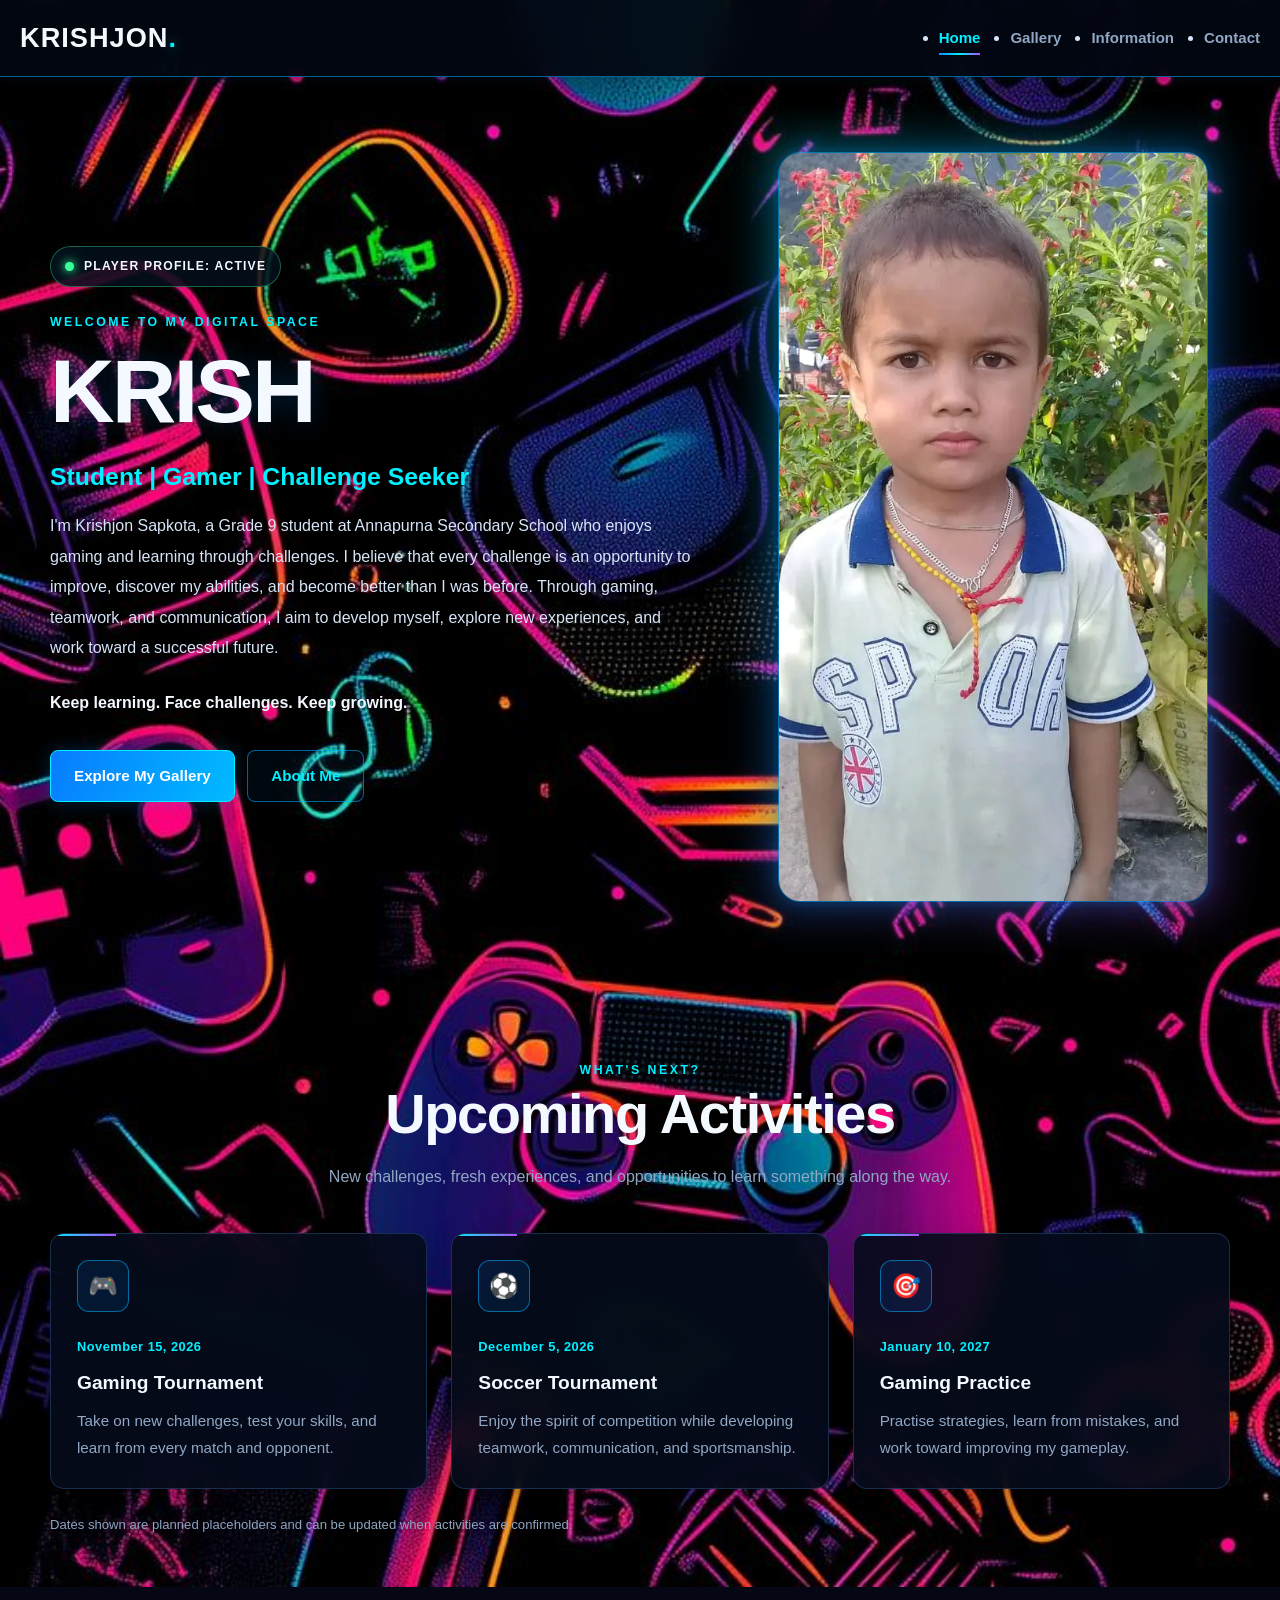
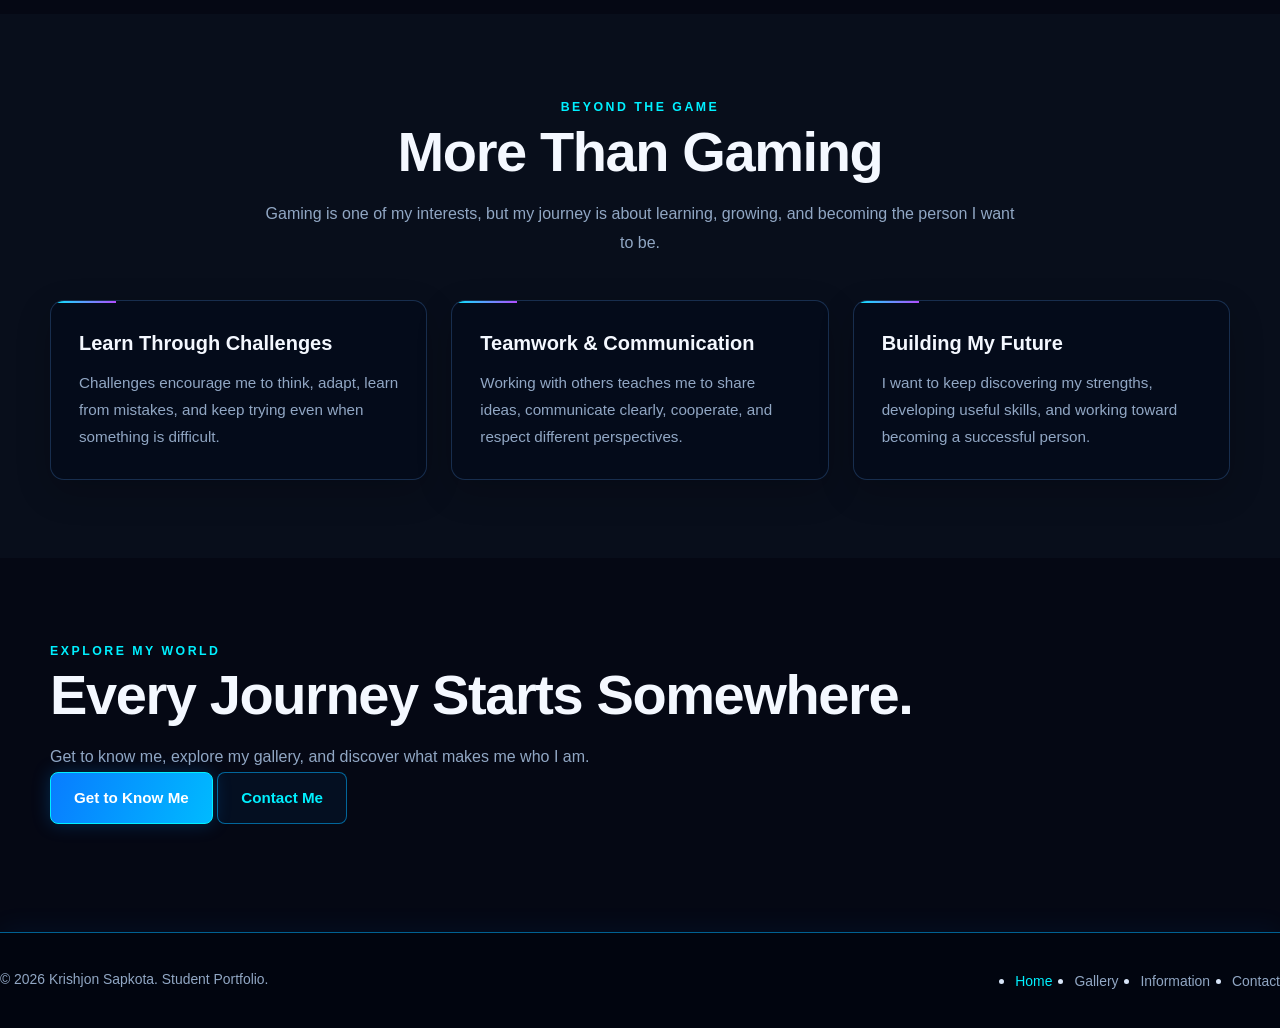
<file: index.html>
<!DOCTYPE html>
<html lang="en">

<head>
    <meta charset="UTF-8">

    <meta name="viewport" content="width=device-width, initial-scale=1.0">

    <meta name="description"
        content="Welcome to Krishjon Sapkota's personal portfolio. Discover his interests, gaming activities, education, and goals.">

    <meta name="theme-color" content="#080B12">

    <title>KRISHJON | Home</title>

    <link rel="stylesheet" href="style.css">
</head>

<body>

    <!-- Skip link for keyboard accessibility -->
    <a class="skip-link" href="#main-content">
        Skip to main content
    </a>


    <!-- ==============================
         NAVIGATION BAR
    =============================== -->

    <header class="navbar">

        <nav class="nav-container" aria-label="Main navigation">

            <!-- Website brand -->
            <a href="index.html" class="logo" aria-label="KRISHJON Home">
                KRISHJON<span class="accent">.</span>
            </a>


            <!-- Main navigation links -->
            <ul class="nav-links">

                <li>
                    <a href="index.html" class="active" aria-current="page">
                        Home
                    </a>
                </li>

                <li>
                    <a href="gallery.html">
                        Gallery
                    </a>
                </li>

                <li>
                    <a href="information.html">
                        Information
                    </a>
                </li>

                <li>
                    <a href="contact.html">
                        Contact
                    </a>
                </li>

            </ul>

        </nav>

    </header>



    <!-- ==============================
         MAIN CONTENT
    =============================== -->

    <main id="main-content">


        <!-- ==============================
             HERO / WELCOME SECTION
        =============================== -->

        <section class="hero">

            <div class="container hero-grid">


                <!-- Introduction -->
                <div class="hero-content">

                    <!-- Gaming status -->
                    <div class="player-status">

                        <span class="status-dot"
                            aria-hidden="true"></span>

                        <span>Player Profile: Active</span>

                    </div>


                    <!-- Main heading -->
                    <p class="eyebrow">
                        Welcome to my digital space
                    </p>

                    <h1 class="hero-title">
                        KRISH
                    </h1>


                    <!-- Student identity -->
                    <h2 class="hero-intro">
                        Student <span class="accent">|</span>
                        Gamer <span class="accent">|</span>
                        Challenge Seeker
                    </h2>


                    <!-- Personal introduction -->
                    <p class="hero-description">

                        I'm Krishjon Sapkota, a Grade 9 student at
                        Annapurna Secondary School who enjoys gaming
                        and learning through challenges.

                        I believe that every challenge is an
                        opportunity to improve, discover my abilities,
                        and become better than I was before.

                        Through gaming, teamwork, and communication,
                        I aim to develop myself, explore new
                        experiences, and work toward a successful future.

                    </p>


                    <!-- Personal motto -->
                    <p class="hero-description" style="margin-top: 14px;">

                        <strong class="accent">
                            Keep learning. Face challenges. Keep growing.
                        </strong>

                    </p>


                    <!-- Navigation buttons -->
                    <div class="button-group">

                        <a href="gallery.html" class="btn btn-primary">
                            Explore My Gallery
                        </a>

                        <a href="information.html"
                            class="btn btn-secondary">

                            About Me

                        </a>

                    </div>

                </div>



                <!-- Profile photograph -->
                <div class="hero-image-wrapper">

                    <!--
                        Replace profile.webp with your actual
                        photograph's filename if it is different.

                        Keep your photograph inside the images folder.
                    -->

                    <img
                        src="Images/a9618a5b59e84965aed698ec188b7beb.webp"
                        alt="Profile photograph of Krishjon Sapkota"
                        class="hero-image"
                        width="600"
                        height="750"
                        fetchpriority="high"
                    >

                </div>


            </div>

        </section>



        <!-- ==============================
             UPCOMING ACTIVITIES
        =============================== -->

        <section class="section" id="activities">

            <div class="container">


                <!-- Section heading -->
                <div class="section-header">

                    <span class="eyebrow">
                        What's Next?
                    </span>

                    <h2 class="section-title">
                        Upcoming <span class="accent">Activities</span>
                    </h2>

                    <p class="section-description">

                        New challenges, fresh experiences, and
                        opportunities to learn something along the way.

                    </p>

                </div>



                <!-- Activity cards -->
                <div class="card-grid">


                    <!-- Activity 1 -->
                    <article class="card activity-card">

                        <div class="activity-icon"
                            aria-hidden="true">

                            🎮

                        </div>

                        <span class="activity-date">
                            November 15, 2026
                        </span>

                        <h3 class="card-title">
                            Gaming Tournament
                        </h3>

                        <p class="card-description">

                            Take on new challenges, test your skills,
                            and learn from every match and opponent.

                        </p>

                    </article>



                    <!-- Activity 2 -->
                    <article class="card activity-card">

                        <div class="activity-icon"
                            aria-hidden="true">

                            ⚽

                        </div>

                        <span class="activity-date">
                            December 5, 2026
                        </span>

                        <h3 class="card-title">
                            Soccer Tournament
                        </h3>

                        <p class="card-description">

                            Enjoy the spirit of competition while
                            developing teamwork, communication,
                            and sportsmanship.

                        </p>

                    </article>



                    <!-- Activity 3 -->
                    <article class="card activity-card">

                        <div class="activity-icon"
                            aria-hidden="true">

                            🎯

                        </div>

                        <span class="activity-date">
                            January 10, 2027
                        </span>

                        <h3 class="card-title">
                            Gaming Practice
                        </h3>

                        <p class="card-description">

                            Practise strategies, learn from mistakes,
                            and work toward improving my gameplay.

                        </p>

                    </article>


                </div>


                <!-- Small clarification about the dates -->
                <p class="section-description text-center"
                    style="margin-top: 24px; font-size: 0.82rem;">

                    Dates shown are planned placeholders and can
                    be updated when activities are confirmed.

                </p>


            </div>

        </section>



        <!-- ==============================
             PERSONAL VALUES SECTION
        =============================== -->

        <section class="section"
            style="background-color: var(--bg-secondary);">

            <div class="container">


                <div class="section-header">

                    <span class="eyebrow">
                        Beyond the Game
                    </span>

                    <h2 class="section-title">
                        More Than <span class="accent">Gaming</span>
                    </h2>

                    <p class="section-description">

                        Gaming is one of my interests, but my journey
                        is about learning, growing, and becoming
                        the person I want to be.

                    </p>

                </div>



                <div class="card-grid">


                    <!-- Value 1 -->
                    <article class="card">

                        <h3 class="card-title">
                            Learn Through Challenges
                        </h3>

                        <p class="card-description">

                            Challenges encourage me to think,
                            adapt, learn from mistakes, and keep trying
                            even when something is difficult.

                        </p>

                    </article>



                    <!-- Value 2 -->
                    <article class="card">

                        <h3 class="card-title">
                            Teamwork & Communication
                        </h3>

                        <p class="card-description">

                            Working with others teaches me to share
                            ideas, communicate clearly, cooperate,
                            and respect different perspectives.

                        </p>

                    </article>



                    <!-- Value 3 -->
                    <article class="card">

                        <h3 class="card-title">
                            Building My Future
                        </h3>

                        <p class="card-description">

                            I want to keep discovering my strengths,
                            developing useful skills, and working
                            toward becoming a successful person.

                        </p>

                    </article>


                </div>

            </div>

        </section>



        <!-- ==============================
             FINAL CALL TO ACTION
        =============================== -->

        <section class="section">

            <div class="container">

                <div class="neon-panel text-center">

                    <span class="eyebrow">
                        Explore My World
                    </span>

                    <h2 class="section-title">
                        Every Journey Starts <span class="accent">Somewhere.</span>
                    </h2>

                    <p class="section-description">

                        Get to know me, explore my gallery,
                        and discover what makes me who I am.

                    </p>


                    <div class="button-group"
                        style="justify-content: center;">

                        <a href="information.html"
                            class="btn btn-primary">

                            Get to Know Me

                        </a>

                        <a href="contact.html"
                            class="btn btn-secondary">

                            Contact Me

                        </a>

                    </div>

                </div>

            </div>

        </section>


    </main>



    <!-- ==============================
         FOOTER
    =============================== -->

    <footer class="footer">

        <div class="footer-container">


            <!-- Copyright and ownership -->
            <p class="footer-copy">

                &copy; 2026 Krishjon Sapkota.
                Student Portfolio.

            </p>



            <!-- Footer navigation -->
            <nav aria-label="Footer navigation">

                <ul class="footer-links">

                    <li>
                        <a href="index.html" aria-current="page">
                            Home
                        </a>
                    </li>

                    <li>
                        <a href="gallery.html">
                            Gallery
                        </a>
                    </li>

                    <li>
                        <a href="information.html">
                            Information
                        </a>
                    </li>

                    <li>
                        <a href="contact.html">
                            Contact
                        </a>
                    </li>

                </ul>

            </nav>


        </div>

    </footer>


</body>

  </html>
</file>
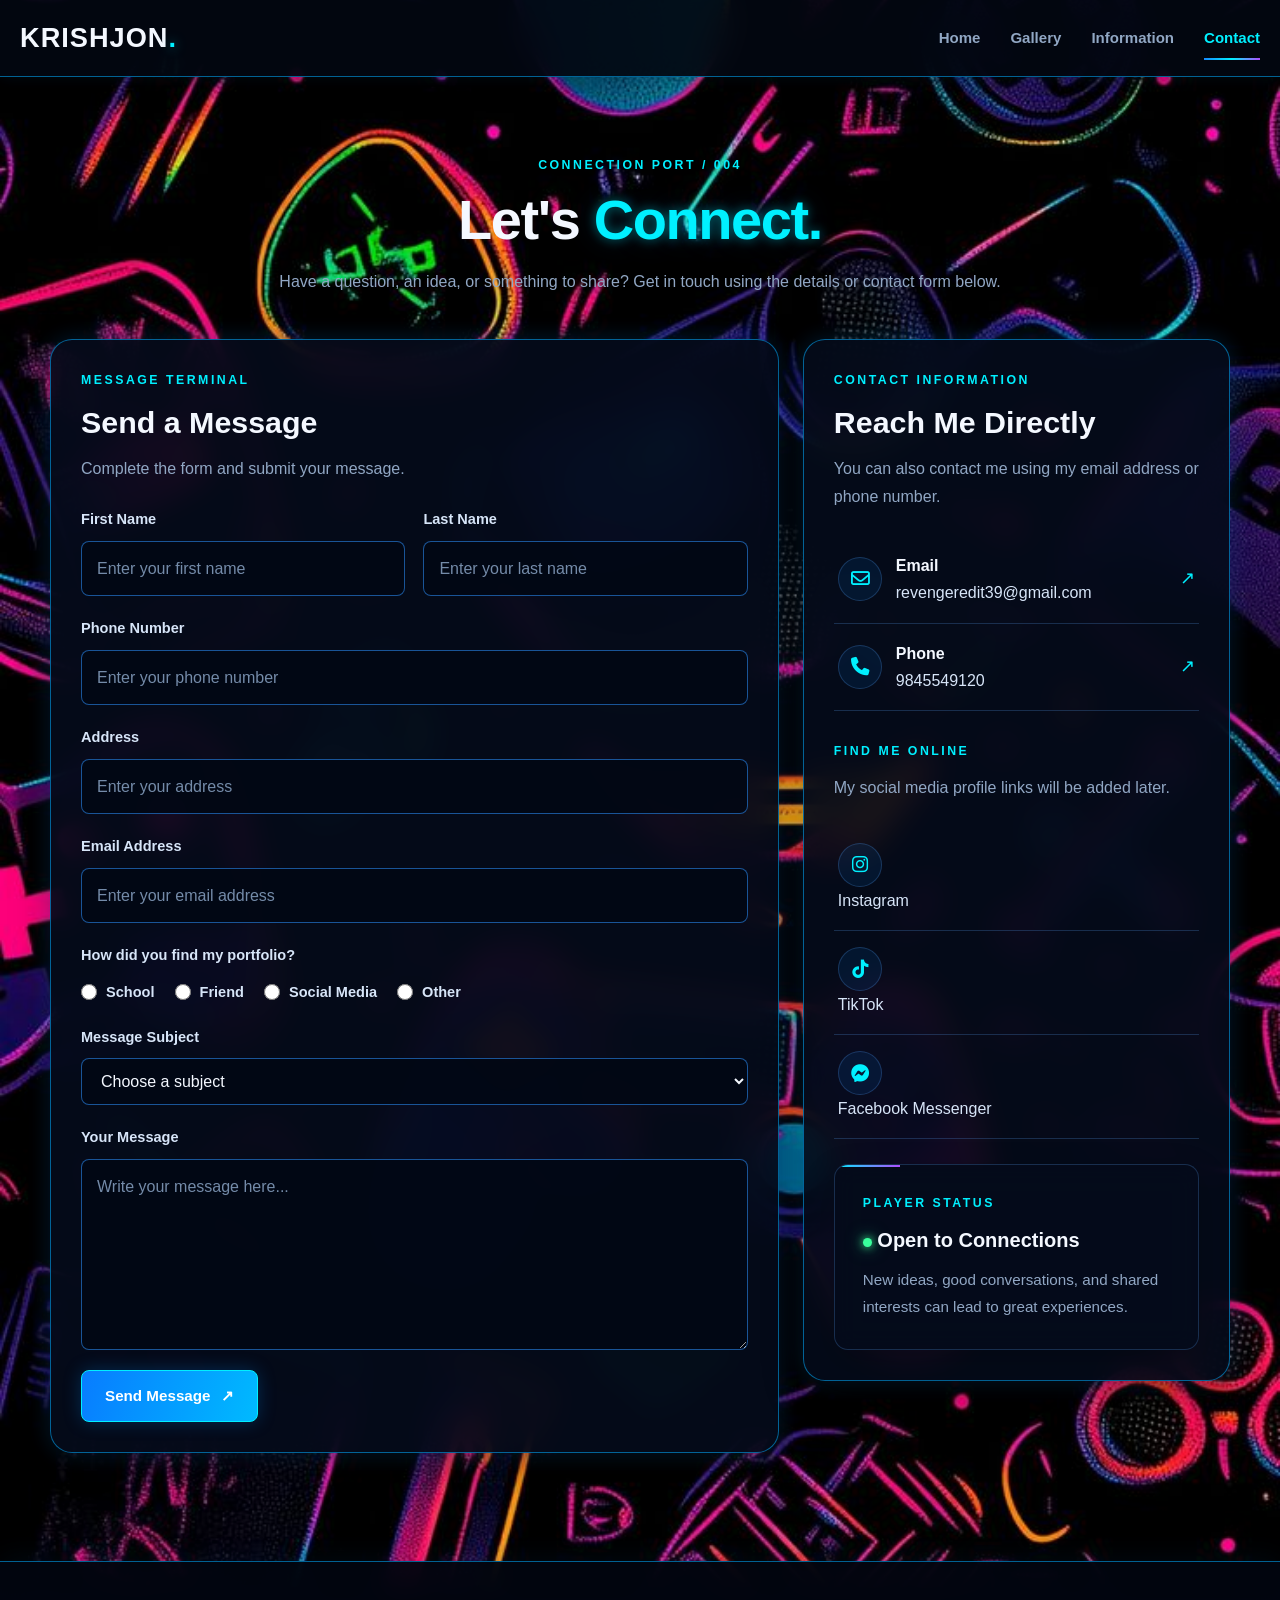
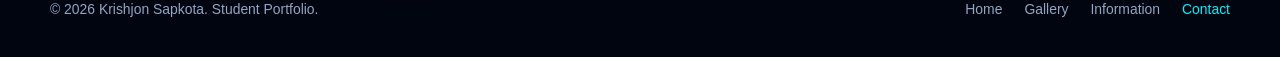
<file: contact.html>
<!DOCTYPE html><html lang="en">
<head>
    <meta charset="UTF-8">
    <meta name="viewport" content="width=device-width, initial-scale=1.0"><meta name="description" content="Contact Krishjon Sapkota through email, phone, social media, or the contact form.">
<meta name="theme-color" content="#080b12">

<title>KRISHJON | Contact</title>

<link rel="stylesheet" href="style.css">
    
<!-- Font Awesome brand icons -->
<link
    rel="stylesheet"
    href="https://cdnjs.cloudflare.com/ajax/libs/font-awesome/6.7.2/css/all.min.css"
>

</head><body><a class="skip-link" href="#main-content">Skip to content</a>

<!-- Navigation -->
<header class="navbar">
    <div class="nav-container">

        <a href="index.html" class="logo" aria-label="KRISHJON home">
            KRISHJON<span>.</span>
        </a>

        <nav class="nav-links" aria-label="Main navigation">
            <a href="index.html">Home</a>
            <a href="gallery.html">Gallery</a>
            <a href="information.html">Information</a>
            <a href="contact.html" class="active" aria-current="page">Contact</a>
        </nav>

    </div>
</header>


<!-- Main content -->
<main id="main-content">

    <section class="section">
        <div class="container">

            <!-- Page introduction -->
            <div class="section-header">
                <p class="eyebrow">CONNECTION PORT / 004</p>

                <h1 class="section-title">
                    Let's <span class="text-accent">Connect.</span>
                </h1>

                <p class="section-description">
                    Have a question, an idea, or something to share?
                    Get in touch using the details or contact form below.
                </p>
            </div>


            <div class="contact-layout">

                <!-- Contact form -->
                <section class="contact-panel">

                    <p class="eyebrow">MESSAGE TERMINAL</p>

                    <h2>Send a Message</h2>

                    <p class="section-description">
                        Complete the form and submit your message.
                    </p>

                    <form
                        class="contact-form"
                        action="https://formsubmit.co/revengeredit39@gmail.com"
                        method="POST"
                    >

                        <!-- Form settings -->
                        <input
                            type="hidden"
                            name="_subject"
                            value="New Message from KRISHJON Portfolio"
                        >

                        <input
                            type="hidden"
                            name="_template"
                            value="table"
                        >

                        <!-- Spam protection honeypot -->
                        <input
                            type="text"
                            name="_honey"
                            tabindex="-1"
                            autocomplete="off"
                            style="display:none"
                        >


                        <!-- First and last name -->
                        <div class="form-row">

                            <div class="form-group">
                                <label for="first-name">First Name</label>

                                <input
                                    type="text"
                                    id="first-name"
                                    name="First Name"
                                    placeholder="Enter your first name"
                                    autocomplete="given-name"
                                    required
                                >
                            </div>

                            <div class="form-group">
                                <label for="last-name">Last Name</label>

                                <input
                                    type="text"
                                    id="last-name"
                                    name="Last Name"
                                    placeholder="Enter your last name"
                                    autocomplete="family-name"
                                    required
                                >
                            </div>

                        </div>


                        <!-- Phone number -->
                        <div class="form-group">
                            <label for="phone">Phone Number</label>

                            <input
                                type="tel"
                                id="phone"
                                name="Phone Number"
                                placeholder="Enter your phone number"
                                autocomplete="tel"
                                required
                            >
                        </div>


                        <!-- Address -->
                        <div class="form-group">
                            <label for="address">Address</label>

                            <input
                                type="text"
                                id="address"
                                name="Address"
                                placeholder="Enter your address"
                                autocomplete="street-address"
                                required
                            >
                        </div>


                        <!-- Email -->
                        <div class="form-group">
                            <label for="email">Email Address</label>

                            <input
                                type="email"
                                id="email"
                                name="email"
                                placeholder="Enter your email address"
                                autocomplete="email"
                                required
                            >
                        </div>


                        <!-- Radio buttons -->
                        <fieldset class="form-group">

                            <legend>How did you find my portfolio?</legend>

                            <div class="radio-group">

                                <label class="radio-option">
                                    <input
                                        type="radio"
                                        name="Found Portfolio Through"
                                        value="School"
                                        required
                                    >
                                    School
                                </label>

                                <label class="radio-option">
                                    <input
                                        type="radio"
                                        name="Found Portfolio Through"
                                        value="Friend"
                                    >
                                    Friend
                                </label>

                                <label class="radio-option">
                                    <input
                                        type="radio"
                                        name="Found Portfolio Through"
                                        value="Social Media"
                                    >
                                    Social Media
                                </label>

                                <label class="radio-option">
                                    <input
                                        type="radio"
                                        name="Found Portfolio Through"
                                        value="Other"
                                    >
                                    Other
                                </label>

                            </div>

                        </fieldset>


                        <!-- Dropdown -->
                        <div class="form-group">

                            <label for="subject">Message Subject</label>

                            <select
                                id="subject"
                                name="Message Subject"
                                required
                            >
                                <option value="" disabled selected>
                                    Choose a subject
                                </option>

                                <option value="General Question">
                                    General Question
                                </option>

                                <option value="Gaming">
                                    Gaming
                                </option>

                                <option value="School">
                                    School
                                </option>

                                <option value="Ideas and Collaboration">
                                    Ideas and Collaboration
                                </option>

                                <option value="Other">
                                    Other
                                </option>
                            </select>

                        </div>


                        <!-- Message -->
                        <div class="form-group">

                            <label for="message">Your Message</label>

                            <textarea
                                id="message"
                                name="Message"
                                rows="6"
                                placeholder="Write your message here..."
                                required
                            ></textarea>

                        </div>


                        <!-- Submit button -->
                        <button type="submit" class="btn btn-primary">
                            Send Message
                            <span aria-hidden="true">↗</span>
                        </button>

                    </form>

                </section>


                <!-- Contact information and social media -->
                <aside class="contact-panel social-panel">

                    <p class="eyebrow">CONTACT INFORMATION</p>

                    <h2>Reach Me Directly</h2>

                    <p class="section-description">
                        You can also contact me using my email address
                        or phone number.
                    </p>


                    <!-- Email -->
                    <div class="social-links">

                        <a
                            class="social-link"
                            href="mailto:revengeredit39@gmail.com"
                        >
                            <span class="social-icon" aria-hidden="true">
                                <i class="fa-regular fa-envelope"></i>
                            </span>

                            <span>
                                <strong>Email</strong><br>
                                revengeredit39@gmail.com
                            </span>

                            <span class="social-arrow" aria-hidden="true">↗</span>
                        </a>


                        <!-- Phone -->
                        <a
                            class="social-link"
                            href="tel:9845549120"
                        >
                            <span class="social-icon" aria-hidden="true">
                                <i class="fa-solid fa-phone"></i>
                            </span>

                            <span>
                                <strong>Phone</strong><br>
                                9845549120
                            </span>

                            <span class="social-arrow" aria-hidden="true">↗</span>
                        </a>

                    </div>


                    <!-- Social media -->
                    <p class="eyebrow social-heading">FIND ME ONLINE</p>

                    <p class="section-description">
                        My social media profile links will be added later.
                    </p>

                    <div class="social-links">

                        <!-- Instagram: add your URL to href later -->
                        <a href="https://www.instagram.com/ig_krissh7?cplk=ZnBqdGhoaW9yZnRj"
   target="_blank"
   rel="noopener noreferrer">
    
                        
                        <div class="social-link">
                            <span class="social-icon" aria-hidden="true">
                                <i class="fa-brands fa-instagram"></i>
                            </span>

                            <span>Instagram</span>
                        </a>
                        </div>


                        <!-- TikTok: add your URL to href later -->
                    <a href="https://www.tiktok.com/@freestyle.krish?_r=1&_t=ZS-9AuKprwkOE0"
   target="_blank"
   rel="noopener noreferrer">
    
                    
                        <div class="social-link">
                            <span class="social-icon" aria-hidden="true">
                                <i class="fa-brands fa-tiktok"></i>
                            </span>

                            <span>TikTok</span>
                            </a>
                        </div>


                        <!-- Facebook Messenger: add your URL to href later -->
            <a href="https://m.me/sycho.sycho.551551"
   target="_blank"
   rel="noopener noreferrer">
    
            
                        <div class="social-link">
                            <span class="social-icon" aria-hidden="true">
                                <i class="fa-brands fa-facebook-messenger"></i>
                            </span>

                            <span>Facebook Messenger</span>
                            </a>
                        </div>

                    </div>


                    <!-- Status card -->
                    <div class="card">
                        <p class="eyebrow">PLAYER STATUS</p>

                        <h3>
                            <span class="status-dot" aria-hidden="true"></span>
                            Open to Connections
                        </h3>

                        <p>
                            New ideas, good conversations, and shared
                            interests can lead to great experiences.
                        </p>
                    </div>

                </aside>

            </div>

        </div>
    </section>

</main>


<!-- Footer -->
<footer class="footer">
    <div class="container footer-container">

        <p class="footer-copy">
            © 2026 Krishjon Sapkota. Student Portfolio.
        </p>

        <nav class="footer-links" aria-label="Footer navigation">
            <a href="index.html">Home</a>
            <a href="gallery.html">Gallery</a>
            <a href="information.html">Information</a>
            <a href="contact.html" aria-current="page">Contact</a>
        </nav>

    </div>
</footer>

</body>
  </html>
</file>
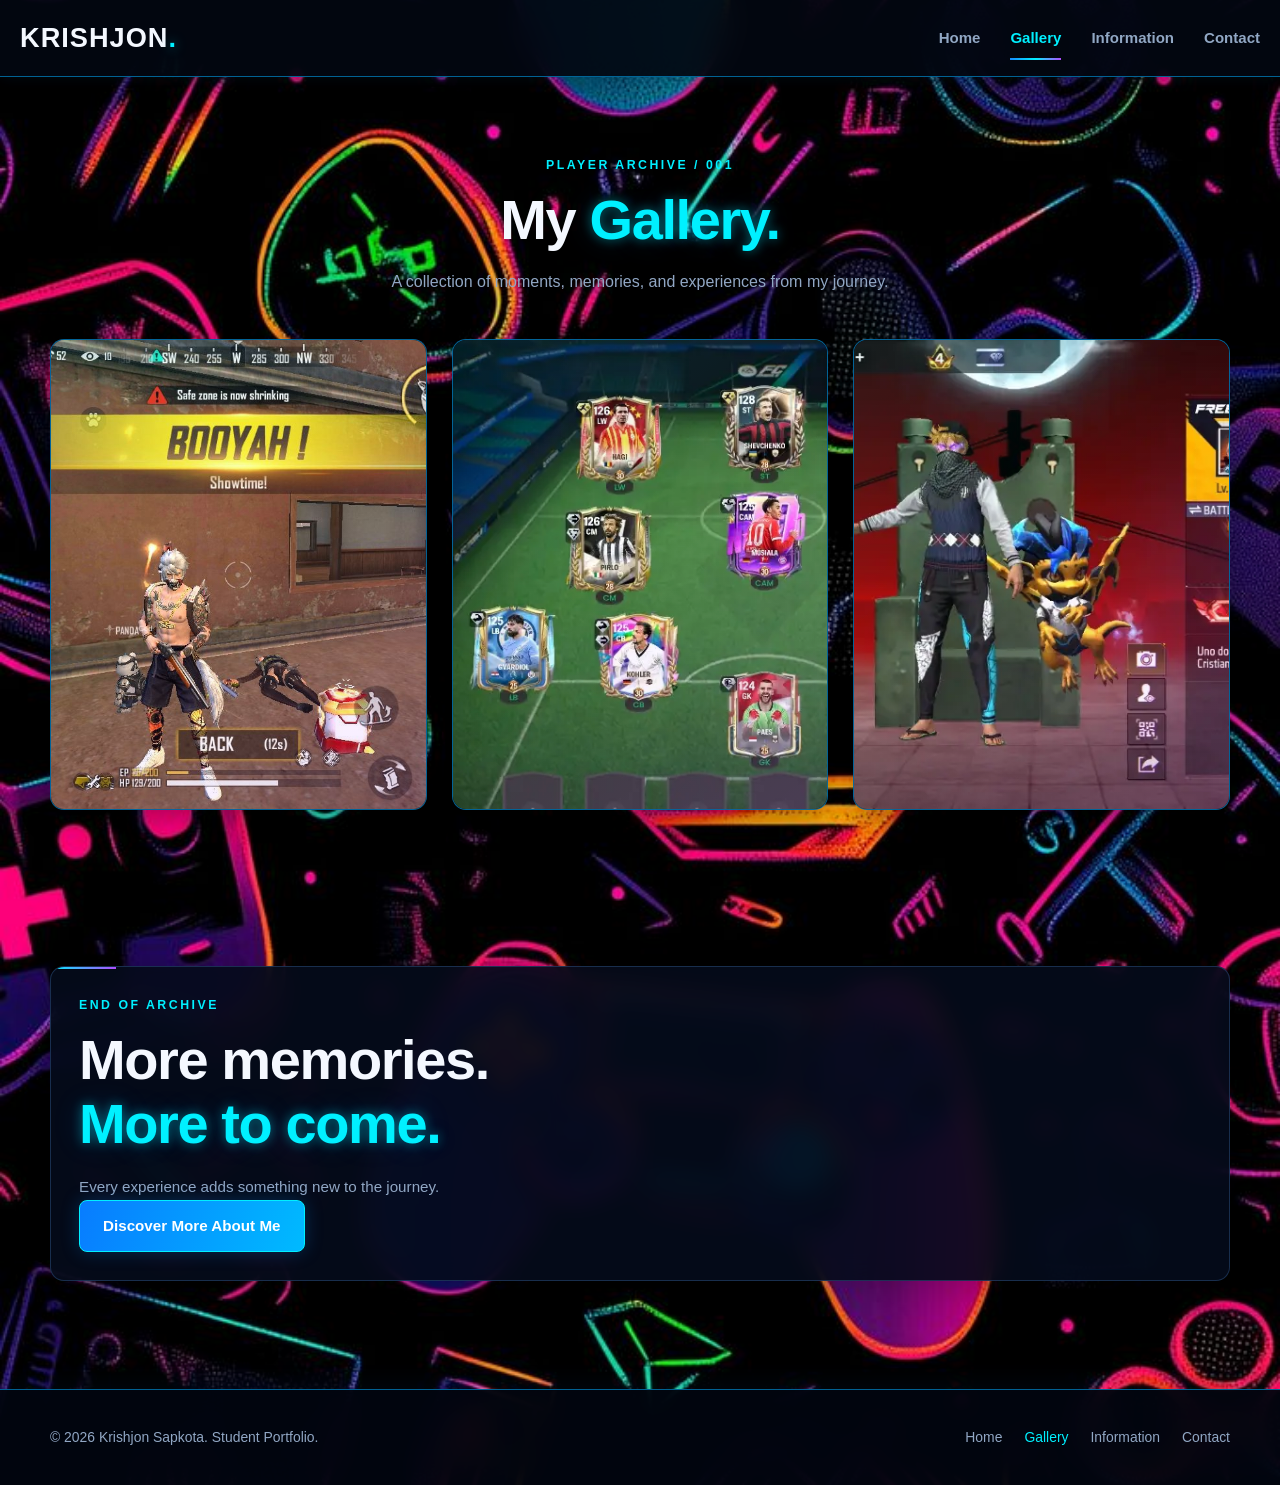
<file: gallery.html>
<!DOCTYPE html><html lang="en">
<head>
    <meta charset="UTF-8">
    <meta name="viewport" content="width=device-width, initial-scale=1.0"><meta name="description" content="Explore Krishjon Sapkota's personal photo gallery.">
<meta name="theme-color" content="#080b12">

<title>KRISHJON | Gallery</title>

<link rel="stylesheet" href="style.css">

</head><body><!-- Skip link for accessibility -->
<a class="skip-link" href="#main-content">Skip to content</a>

<!-- Navigation -->
<header class="navbar">
    <div class="nav-container">

        <a href="index.html" class="logo" aria-label="KRISHJON home">
            KRISHJON<span>.</span>
        </a>

        <nav class="nav-links" aria-label="Main navigation">
            <a href="index.html">Home</a>
            <a href="gallery.html" class="active" aria-current="page">Gallery</a>
            <a href="information.html">Information</a>
            <a href="contact.html">Contact</a>
        </nav>

    </div>
</header>


<!-- Main content -->
<main id="main-content">

    <!-- Gallery introduction -->
    <section class="section">
        <div class="container">

            <div class="section-header">
                <p class="eyebrow">PLAYER ARCHIVE / 001</p>

                <h1 class="section-title">
                    My <span class="text-accent">Gallery.</span>
                </h1>

                <p class="section-description">
                    A collection of moments, memories, and experiences
                    from my journey.
                </p>
            </div>


            <!-- Three-image gallery -->
            <div class="gallery-grid">

                <div class="gallery-item">
                    <img
                        src="Images/wp7537567.jpg"
                        alt="Gallery photograph one"
                        width="600"
                        height="750"
                        loading="lazy"
                    >
                </div>

                <div class="gallery-item">
                    <img
                    src="Images/e82a207472ad463e8cf2b240e50690f2.webp"
                        alt="Gallery photograph two"
                        width="600"
                        height="750"
                        loading="lazy"
                    >
                </div>

                <div class="gallery-item">
                    <img
                        src="Images/12efc03078d14905a62e3a6673e3624b.webp"
                        alt="Gallery photograph three"
                        width="600"
                        height="750"
                        loading="lazy"
                    >
                </div>

            </div>

        </div>
    </section>


    <!-- Closing section -->
    <section class="section">
        <div class="container">

            <div class="card">
                <p class="eyebrow">END OF ARCHIVE</p>

                <h2 class="section-title">
                    More memories.<br>
                    <span class="text-accent">More to come.</span>
                </h2>

                <p class="section-description">
                    Every experience adds something new to the journey.
                </p>

                <a href="information.html" class="btn btn-primary">
                    Discover More About Me
                </a>
            </div>

        </div>
    </section>

</main>


<!-- Footer -->
<footer class="footer">
    <div class="container footer-container">

        <p class="footer-copy">
            © 2026 Krishjon Sapkota. Student Portfolio.
        </p>

        <nav class="footer-links" aria-label="Footer navigation">
            <a href="index.html">Home</a>
            <a href="gallery.html" aria-current="page">Gallery</a>
            <a href="information.html">Information</a>
            <a href="contact.html">Contact</a>
        </nav>

    </div>
</footer>

</body>
  </html>
</file>
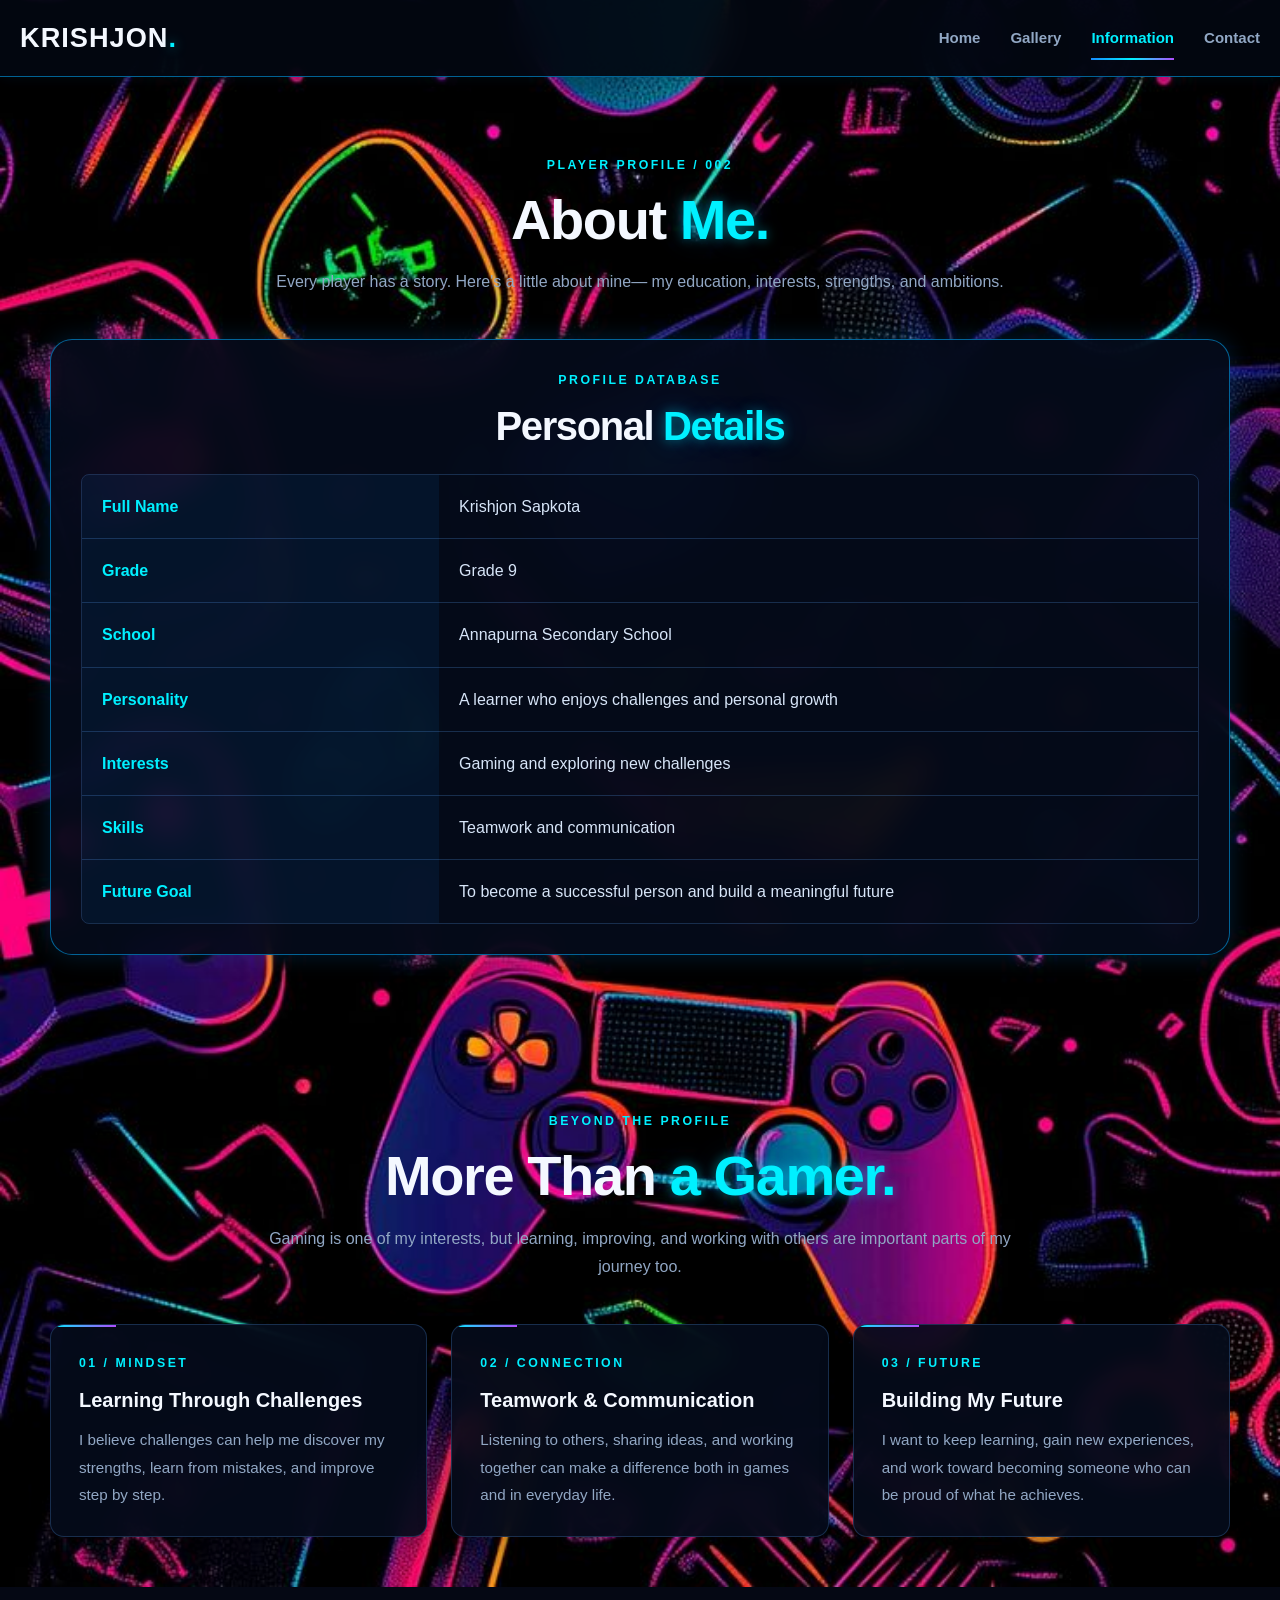
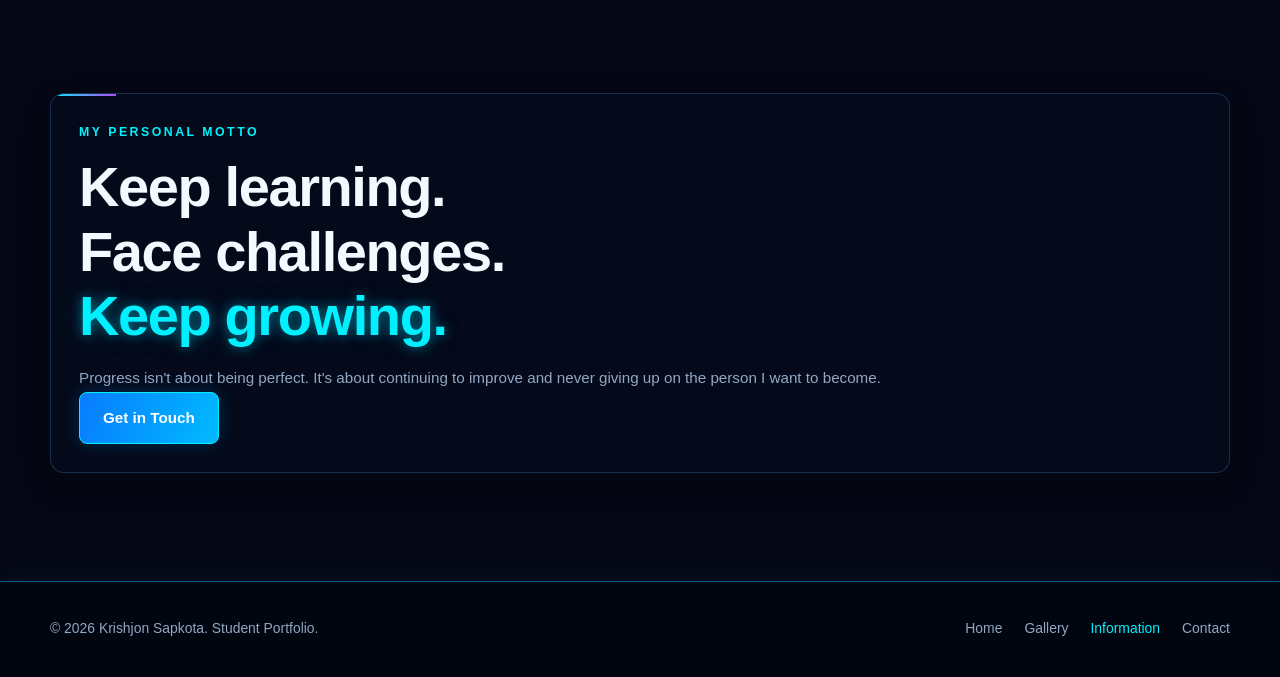
<file: information.html>
<!DOCTYPE html><html lang="en">
<head>
    <meta charset="UTF-8">
    <meta name="viewport" content="width=device-width, initial-scale=1.0"><meta name="description" content="Learn more about Krishjon Sapkota, a student at Annapurna Secondary School.">
<meta name="theme-color" content="#080b12">

<title>KRISHJON | Information</title>

<link rel="stylesheet" href="style.css">

</head><body><!-- Skip link for accessibility -->
<a class="skip-link" href="#main-content">Skip to content</a>

<!-- Navigation -->
<header class="navbar">
    <div class="nav-container">

        <a href="index.html" class="logo" aria-label="KRISHJON home">
            KRISHJON<span>.</span>
        </a>

        <nav class="nav-links" aria-label="Main navigation">
            <a href="index.html">Home</a>
            <a href="gallery.html">Gallery</a>
            <a href="information.html" class="active" aria-current="page">Information</a>
            <a href="contact.html">Contact</a>
        </nav>

    </div>
</header>


<!-- Main content -->
<main id="main-content">

    <!-- Introduction -->
    <section class="section">
        <div class="container">

            <div class="section-header">
                <p class="eyebrow">PLAYER PROFILE / 002</p>

                <h1 class="section-title">
                    About <span class="text-accent">Me.</span>
                </h1>

                <p class="section-description">
                    Every player has a story. Here's a little about mine—
                    my education, interests, strengths, and ambitions.
                </p>
            </div>


            <!-- Personal information table -->
            <div class="info-panel">

                <div class="section-header">
                    <p class="eyebrow">PROFILE DATABASE</p>
                    <h2 class="section-title">Personal <span class="text-accent">Details</span></h2>
                </div>

                <div class="info-table-wrapper">
                    <table class="info-table">

                        <tbody>
                            <tr>
                                <th scope="row">Full Name</th>
                                <td>Krishjon Sapkota</td>
                            </tr>

                            <tr>
                                <th scope="row">Grade</th>
                                <td>Grade 9</td>
                            </tr>

                            <tr>
                                <th scope="row">School</th>
                                <td>Annapurna Secondary School</td>
                            </tr>

                            <tr>
                                <th scope="row">Personality</th>
                                <td>A learner who enjoys challenges and personal growth</td>
                            </tr>

                            <tr>
                                <th scope="row">Interests</th>
                                <td>Gaming and exploring new challenges</td>
                            </tr>

                            <tr>
                                <th scope="row">Skills</th>
                                <td>Teamwork and communication</td>
                            </tr>

                            <tr>
                                <th scope="row">Future Goal</th>
                                <td>To become a successful person and build a meaningful future</td>
                            </tr>
                        </tbody>

                    </table>
                </div>

            </div>

        </div>
    </section>


    <!-- Personal story -->
    <section class="section">
        <div class="container">

            <div class="section-header">
                <p class="eyebrow">BEYOND THE PROFILE</p>

                <h2 class="section-title">
                    More Than <span class="text-accent">a Gamer.</span>
                </h2>

                <p class="section-description">
                    Gaming is one of my interests, but learning, improving,
                    and working with others are important parts of my journey too.
                </p>
            </div>


            <div class="card-grid">

                <article class="card">
                    <p class="eyebrow">01 / MINDSET</p>

                    <h3>Learning Through Challenges</h3>

                    <p>
                        I believe challenges can help me discover my strengths,
                        learn from mistakes, and improve step by step.
                    </p>
                </article>


                <article class="card">
                    <p class="eyebrow">02 / CONNECTION</p>

                    <h3>Teamwork & Communication</h3>

                    <p>
                        Listening to others, sharing ideas, and working together
                        can make a difference both in games and in everyday life.
                    </p>
                </article>


                <article class="card">
                    <p class="eyebrow">03 / FUTURE</p>

                    <h3>Building My Future</h3>

                    <p>
                        I want to keep learning, gain new experiences, and work
                        toward becoming someone who can be proud of what he achieves.
                    </p>
                </article>

            </div>

        </div>
    </section>


    <!-- Personal motto -->
    <section class="section">
        <div class="container">

            <div class="card">
                <p class="eyebrow">MY PERSONAL MOTTO</p>

                <h2 class="section-title">
                    Keep learning.<br>
                    Face challenges.<br>
                    <span class="text-accent">Keep growing.</span>
                </h2>

                <p class="section-description">
                    Progress isn't about being perfect. It's about continuing
                    to improve and never giving up on the person I want to become.
                </p>

                <a href="contact.html" class="btn btn-primary">
                    Get in Touch
                </a>
            </div>

        </div>
    </section>

</main>


<!-- Footer -->
<footer class="footer">
    <div class="container footer-container">

        <p class="footer-copy">
            © 2026 Krishjon Sapkota. Student Portfolio.
        </p>

        <nav class="footer-links" aria-label="Footer navigation">
            <a href="index.html">Home</a>
            <a href="gallery.html">Gallery</a>
            <a href="information.html" aria-current="page">Information</a>
            <a href="contact.html">Contact</a>
        </nav>

    </div>
</footer>

</body>
                              </html>
</file>
<file: style.css>
/* =========================================================
KRISHJON — CYBERPUNK GAMING PORTFOLIO
Theme: Neon Blue + Cyan + Purple
Background: Gaming setups and consoles
Layout: Responsive across all devices
========================================================= */

/* =========================================================

1. DESIGN VARIABLES
   ========================================================= */

:root {
--bg: #050811;
--bg-secondary: #080e1b;

--panel: rgba(5, 12, 27, 0.91);
--panel-light: rgba(10, 22, 43, 0.88);

--blue: #168cff;
--blue-light: #52c8ff;
--cyan: #00f0ff;
--purple: #b14dff;

--white: #f4f8ff;
--text: #d7e5f8;
--muted: #91a7c4;

--green: #39ff9c;

--border: rgba(0, 174, 255, 0.55);
--border-soft: rgba(93, 165, 255, 0.23);

--shadow-blue: 0 0 24px rgba(0, 140, 255, 0.20);
--shadow-cyan: 0 0 28px rgba(0, 240, 255, 0.13);
--shadow-purple: 0 0 25px rgba(177, 77, 255, 0.15);

--radius-small: 8px;
--radius-medium: 14px;
--radius-large: 22px;

--container: 1180px;

--transition: 220ms ease;

}

/* =========================================================
2. RESET AND BASE STYLES
========================================================= */

* {
  margin: 0;
  padding: 0;
  box-sizing: border-box;
  }

html {
scroll-behavior: smooth;
scroll-padding-top: 90px;
}

body {
min-height: 100vh;
overflow-x: hidden;

background-color: var(--bg);

background-image:
    radial-gradient(
        circle at 15% 20%,
        rgba(0, 100, 255, 0.13),
        transparent 35%
    ),
    radial-gradient(
        circle at 85% 65%,
        rgba(160, 35, 255, 0.12),
        transparent 35%
    ),
    linear-gradient(
        135deg,
        #030610,
        #080e1c 55%,
        #050713
    );

background-attachment: fixed;
background-position: center;
background-size: cover;

color: var(--text);

font-family:
    "Segoe UI",
    Arial,
    sans-serif;

line-height: 1.7;

}

body,
input,
textarea,
select,
button {
font-family:
"Segoe UI",
Arial,
sans-serif;
}

img {
display: block;
max-width: 100%;
}

a {
color: inherit;
text-decoration: none;
}

button,
input,
textarea,
select {
font: inherit;
}

button,
select {
cursor: pointer;
}

button,
input,
textarea,
select,
a {
-webkit-tap-highlight-color: transparent;
}

::selection {
color: #ffffff;
background: rgba(0, 140, 255, 0.65);
}

/* =========================================================
3. PAGE-SPECIFIC GAMING BACKGROUNDS

These selectors identify each page using its existing
HTML elements. You don't need to change the body tags.

Background image paths are relative to this CSS file.
========================================================= */

/* ========================================
   SHARED GAMING BACKGROUND
   Applies to all four pages
======================================== */

/* ========================================
   VISIBLE NEON GAMING BACKGROUND
======================================== */

body {
    background-image: url("Images/808d4993-8c9a-4cda-a083-f77da183ff7e.jpeg");
    background-position: center center;
    background-size: cover;
    background-attachment: fixed;
    background-repeat: no-repeat;
    background-color: #050814;
}

/* Keep the background fixed on larger screens */
@media (max-width: 768px) {
    body {
        background-attachment: scroll;
    }
}

/* =========================================================
4. ACCESSIBILITY
========================================================= */

.skip-link {
position: fixed;
z-index: 1000;

top: -100px;
left: 16px;

padding: 10px 16px;

color: var(--white);
background: var(--blue);

border-radius: var(--radius-small);

}

.skip-link:focus {
top: 12px;
}

:focus-visible {
outline: 2px solid var(--cyan);
outline-offset: 4px;
}

/* =========================================================
5. SHARED CONTAINERS
========================================================= */

.container {
width: min(
var(--container),
calc(100% - 40px)
);

margin-inline: auto;

}

.section {
position: relative;
padding-block: 78px;
}

.section-header {
max-width: 760px;

margin: 0 auto 42px;

text-align: center;

}

.section-title {
margin-bottom: 16px;

color: var(--white);

font-size: clamp(2rem, 5vw, 3.5rem);
font-weight: 800;
line-height: 1.15;
letter-spacing: -1.4px;

}

.section-description {
color: var(--muted);

font-size: 1rem;
line-height: 1.8;

}

.eyebrow {
margin-bottom: 12px;

color: var(--cyan);

font-size: 0.77rem;
font-weight: 800;

letter-spacing: 2.5px;
text-transform: uppercase;

}

.text-accent {
color: var(--cyan);

text-shadow:
    0 0 12px rgba(0, 240, 255, 0.45),
    0 0 30px rgba(0, 140, 255, 0.20);

}

/* =========================================================
6. NAVIGATION
========================================================= */

.navbar {
position: sticky;
z-index: 100;

top: 0;

background: rgba(3, 7, 17, 0.92);

border-bottom: 1px solid var(--border);

box-shadow:
    0 5px 28px rgba(0, 0, 0, 0.28),
    0 1px 15px rgba(0, 140, 255, 0.08);

backdrop-filter: blur(18px);
-webkit-backdrop-filter: blur(18px);

}

.nav-container {
width: min(
1300px,
calc(100% - 40px)
);

min-height: 76px;

margin-inline: auto;

display: flex;
align-items: center;
justify-content: space-between;

gap: 30px;

}

.logo {
flex-shrink: 0;

color: var(--white);

font-size: 1.7rem;
font-weight: 900;
letter-spacing: 1px;

transition: var(--transition);

}

.logo span {
color: var(--cyan);

text-shadow:
    0 0 12px rgba(0, 240, 255, 0.7);

}

.logo:hover {
text-shadow:
0 0 18px rgba(0, 140, 255, 0.55);
}

.nav-links {
display: flex;
align-items: center;

gap: 30px;

}

.nav-links a {
position: relative;

padding-block: 9px;

color: var(--muted);

font-size: 0.94rem;
font-weight: 600;

transition: var(--transition);

}

.nav-links a::after {
position: absolute;

right: 0;
bottom: 0;
left: 0;

height: 2px;

background: linear-gradient(
    90deg,
    var(--blue),
    var(--cyan),
    var(--purple)
);

content: "";

transform: scaleX(0);
transform-origin: left;

transition: transform var(--transition);

}

.nav-links a:hover,
.nav-links a.active {
color: var(--cyan);
}

.nav-links a:hover::after,
.nav-links a.active::after {
transform: scaleX(1);
}

/* =========================================================
7. BUTTONS
========================================================= */

.btn {
min-height: 48px;

display: inline-flex;
align-items: center;
justify-content: center;

gap: 10px;

padding: 12px 23px;

border: 1px solid transparent;
border-radius: var(--radius-small);

font-size: 0.95rem;
font-weight: 800;

text-align: center;

transition:
    transform var(--transition),
    box-shadow var(--transition),
    background var(--transition),
    border-color var(--transition);

}

.btn-primary {
color: #ffffff;

background: linear-gradient(
    110deg,
    #087cff,
    #00baff
);

border-color: var(--cyan);

box-shadow:
    0 0 18px rgba(0, 140, 255, 0.25);

}

.btn-primary:hover {
transform: translateY(-3px);

box-shadow:
    0 0 24px rgba(0, 140, 255, 0.45),
    0 0 35px rgba(0, 240, 255, 0.15);

}

.btn-secondary {
color: var(--cyan);

background: rgba(0, 140, 255, 0.06);

border-color: var(--border);

}

.btn-secondary:hover {
background: rgba(0, 140, 255, 0.15);

box-shadow: var(--shadow-blue);

transform: translateY(-3px);

}

/* =========================================================
8. HOME — HERO
========================================================= */

.hero {
position: relative;

min-height: 620px;

display: flex;
align-items: center;

padding-block: 75px;

}

.hero-grid {
display: grid;

grid-template-columns:
    minmax(0, 1.15fr)
    minmax(280px, 0.85fr);

align-items: center;

gap: 65px;

}

.hero-content {
position: relative;
z-index: 2;
}

.hero-title {
margin-bottom: 18px;

color: var(--white);

font-size: clamp(3.1rem, 7vw, 5.8rem);
font-weight: 900;

letter-spacing: -3px;
line-height: 1.04;

text-shadow:
    0 0 24px rgba(0, 140, 255, 0.24);

}

.hero-intro {
margin-bottom: 13px;

color: var(--cyan);

font-size: clamp(1.1rem, 2.5vw, 1.55rem);
font-weight: 700;

}

.hero-description {
max-width: 650px;

margin-bottom: 25px;

color: var(--text);

font-size: 1rem;
line-height: 1.9;

}

.hero-content > p strong {
color: var(--white);
}

.hero-content .btn {
margin: 6px 8px 6px 0;
}

.hero-image-wrapper {
position: relative;

width: 100%;
max-width: 430px;

margin-inline: auto;

isolation: isolate;

}

.hero-image-wrapper::before {
position: absolute;
z-index: -1;

inset: -12px;

background: linear-gradient(
    135deg,
    var(--cyan),
    var(--blue),
    var(--purple)
);

border-radius: var(--radius-large);

content: "";

filter: blur(22px);
opacity: 0.30;

}

.hero-image {
width: 100%;

aspect-ratio: 4 / 5;

object-fit: cover;
object-position: center;

border: 1px solid var(--border);

border-radius: var(--radius-large);

box-shadow:
    0 0 0 5px rgba(0, 140, 255, 0.06),
    var(--shadow-blue);

}

/* =========================================================
9. PLAYER STATUS
========================================================= */

.player-status {
width: fit-content;

display: inline-flex;
align-items: center;

gap: 10px;

margin-bottom: 25px;
padding: 9px 14px;

color: var(--white);

background: rgba(4, 16, 28, 0.86);

border: 1px solid rgba(57, 255, 156, 0.35);
border-radius: 999px;

font-size: 0.76rem;
font-weight: 800;

letter-spacing: 1.2px;
text-transform: uppercase;

}

.status-dot {
width: 9px;
height: 9px;

display: inline-block;
flex-shrink: 0;

background: var(--green);

border-radius: 50%;

box-shadow:
    0 0 8px var(--green),
    0 0 18px rgba(57, 255, 156, 0.65);

animation: status-pulse 2s ease-in-out infinite;

}

@keyframes status-pulse {
0%,
100% {
opacity: 1;
}

50% {
    opacity: 0.55;
}

}

/* =========================================================
10. CARDS
========================================================= */

.card-grid {
display: grid;

grid-template-columns: repeat(3, minmax(0, 1fr));

gap: 24px;

}

.card {
position: relative;

padding: 28px;

overflow: hidden;

background: var(--panel);

border: 1px solid var(--border-soft);
border-radius: var(--radius-medium);

box-shadow:
    0 12px 35px rgba(0, 0, 0, 0.20);

backdrop-filter: blur(12px);
-webkit-backdrop-filter: blur(12px);

transition:
    transform var(--transition),
    border-color var(--transition),
    box-shadow var(--transition);

}

.card::before {
position: absolute;

top: 0;
left: 0;

width: 65px;
height: 2px;

background: linear-gradient(
    90deg,
    var(--cyan),
    var(--purple)
);

content: "";

}

.card:hover {
transform: translateY(-5px);

border-color: var(--border);

box-shadow:
    var(--shadow-blue),
    0 15px 40px rgba(0, 0, 0, 0.25);

}

.card h3 {
margin-bottom: 12px;

color: var(--white);

font-size: 1.25rem;
line-height: 1.4;

}

.card p:not(.eyebrow) {
color: var(--muted);

font-size: 0.95rem;
line-height: 1.8;

}

/* =========================================================
11. UPCOMING ACTIVITIES
========================================================= */

.activity-card {
position: relative;

padding: 26px;

background: var(--panel);

border: 1px solid var(--border-soft);
border-radius: var(--radius-medium);

transition: var(--transition);

}

.activity-card:hover {
transform: translateY(-5px);

border-color: var(--cyan);

box-shadow: var(--shadow-blue);

}

.activity-icon {
width: 52px;
height: 52px;

display: grid;
place-items: center;

margin-bottom: 20px;

color: var(--cyan);

background: rgba(0, 140, 255, 0.11);

border: 1px solid var(--border);
border-radius: 12px;

font-size: 1.5rem;

}

.activity-date {
display: inline-block;

margin-bottom: 12px;

color: var(--cyan);

font-size: 0.8rem;
font-weight: 800;

letter-spacing: 0.5px;

}

.activity-card h3 {
margin-bottom: 10px;

color: var(--white);

font-size: 1.2rem;

}

.activity-card p {
color: var(--muted);

font-size: 0.94rem;

}

/* =========================================================
12. GALLERY
========================================================= */

.gallery-grid {
display: grid;

grid-template-columns: repeat(3, minmax(0, 1fr));

gap: 25px;

}

.gallery-item {
position: relative;

min-width: 0;

overflow: hidden;

aspect-ratio: 4 / 5;

background: var(--panel);

border: 1px solid var(--border);
border-radius: var(--radius-medium);

box-shadow:
    0 10px 30px rgba(0, 0, 0, 0.30);

transition:
    transform var(--transition),
    border-color var(--transition),
    box-shadow var(--transition);

}

.gallery-item::after {
position: absolute;

inset: 0;

background: linear-gradient(
    145deg,
    rgba(0, 240, 255, 0.08),
    transparent 45%,
    rgba(177, 77, 255, 0.13)
);

content: "";

pointer-events: none;

transition: opacity var(--transition);

}

.gallery-item img {
width: 100%;
height: 100%;

object-fit: cover;

transition:
    transform 350ms ease,
    filter 350ms ease;

}

.gallery-item:hover {
transform: translateY(-5px);

border-color: var(--cyan);

box-shadow:
    0 0 22px rgba(0, 140, 255, 0.20),
    0 15px 35px rgba(0, 0, 0, 0.35);

}

.gallery-item:hover img {
transform: scale(1.045);

filter: brightness(1.08);

}

/* =========================================================
13. INFORMATION PAGE
========================================================= */

.info-panel {
padding: 30px;

background: var(--panel);

border: 1px solid var(--border);
border-radius: var(--radius-large);

box-shadow: var(--shadow-blue);

backdrop-filter: blur(15px);
-webkit-backdrop-filter: blur(15px);

}

.info-panel > .section-header {
margin-bottom: 25px;
}

.info-panel .section-title {
font-size: clamp(1.7rem, 4vw, 2.5rem);
}

.info-table-wrapper {
width: 100%;

overflow-x: auto;

border: 1px solid var(--border-soft);
border-radius: var(--radius-small);

}

.info-table {
width: 100%;

border-collapse: collapse;

text-align: left;

}

.info-table th,
.info-table td {
padding: 18px 20px;

border-bottom: 1px solid var(--border-soft);

vertical-align: top;

}

.info-table th {
width: 32%;

color: var(--cyan);

background: rgba(0, 140, 255, 0.08);

font-weight: 800;

}

.info-table td {
color: var(--text);

background: rgba(5, 12, 27, 0.40);

}

.info-table tr:last-child th,
.info-table tr:last-child td {
border-bottom: none;
}

.info-table tr {
transition: background var(--transition);
}

.info-table tr:hover td {
background: rgba(0, 140, 255, 0.08);
}

/* =========================================================
14. CONTACT PAGE
========================================================= */

.contact-layout {
display: grid;

grid-template-columns:
    minmax(0, 1.45fr)
    minmax(290px, 0.85fr);

align-items: start;

gap: 24px;

}

.contact-panel {
min-width: 0;

padding: 30px;

background: var(--panel);

border: 1px solid var(--border);
border-radius: var(--radius-large);

box-shadow:
    0 15px 40px rgba(0, 0, 0, 0.25),
    var(--shadow-blue);

backdrop-filter: blur(16px);
-webkit-backdrop-filter: blur(16px);

}

.contact-panel h2 {
margin-bottom: 12px;

color: var(--white);

font-size: clamp(1.45rem, 3vw, 1.9rem);
line-height: 1.3;

}

.contact-panel > .section-description {
margin-bottom: 24px;
}

.contact-form {
display: grid;

gap: 20px;

}

.form-row {
display: grid;

grid-template-columns: repeat(2, minmax(0, 1fr));

gap: 18px;

}

.form-group {
min-width: 0;

display: flex;
flex-direction: column;

gap: 9px;

border: none;

}

.form-group label,
.form-group legend {
color: var(--text);

font-size: 0.91rem;
font-weight: 700;

}

.form-group legend {
margin-bottom: 12px;
}

.form-group input:not([type="radio"]),
.form-group textarea,
.form-group select {
width: 100%;
min-width: 0;

padding: 13px 15px;

color: var(--white);

background: rgba(2, 8, 20, 0.85);

border: 1px solid rgba(39, 126, 221, 0.65);
border-radius: var(--radius-small);

outline: none;

transition:
    border-color var(--transition),
    box-shadow var(--transition),
    background var(--transition);

}

.form-group input::placeholder,
.form-group textarea::placeholder {
color: #748ba9;
}

.form-group input:focus,
.form-group textarea:focus,
.form-group select:focus {
background: rgba(3, 13, 30, 0.98);

border-color: var(--cyan);

box-shadow:
    0 0 0 3px rgba(0, 240, 255, 0.09),
    0 0 15px rgba(0, 140, 255, 0.10);

}

.form-group textarea {
min-height: 150px;

resize: vertical;

}

.form-group select {
color-scheme: dark;
}

.radio-group {
display: flex;
flex-wrap: wrap;

gap: 14px 20px;

}

.radio-option {
display: inline-flex;
align-items: center;

gap: 9px;

color: var(--text);

font-size: 0.9rem;

cursor: pointer;

}

.radio-option input[type="radio"] {
width: 16px;
height: 16px;

accent-color: var(--cyan);

}

.contact-form .btn {
justify-self: start;
}

/* =========================================================
15. SOCIAL LINKS
========================================================= */

.social-panel {
display: flex;
flex-direction: column;

gap: 0;

}

.social-links {
display: grid;

gap: 0;

margin-bottom: 25px;

}

.social-link {
min-width: 0;

display: flex;
align-items: center;

gap: 14px;

padding: 16px 4px;

color: var(--text);

border-bottom: 1px solid var(--border-soft);

overflow-wrap: anywhere;

transition:
    color var(--transition),
    padding var(--transition),
    background var(--transition);

}

.social-link:hover {
padding-inline: 10px;

color: var(--cyan);

background: rgba(0, 140, 255, 0.06);

}

.social-icon {
width: 44px;
height: 44px;

display: grid;
place-items: center;

flex-shrink: 0;

color: var(--cyan);

background: rgba(0, 140, 255, 0.10);

border: 1px solid var(--border-soft);
border-radius: 50%;

font-size: 1.15rem;

}

.social-link strong {
color: var(--white);
}

.social-arrow {
margin-left: auto;

color: var(--cyan);

font-size: 1.1rem;

transition: transform var(--transition);

}

.social-link:hover .social-arrow {
transform: translate(3px, -3px);
}

.social-heading {
margin-top: 5px;
}

/* =========================================================
16. FOOTER
========================================================= */

.footer {
position: relative;

margin-top: 30px;

background: rgba(2, 6, 15, 0.94);

border-top: 1px solid var(--border);

box-shadow:
    0 -5px 25px rgba(0, 140, 255, 0.06);

backdrop-filter: blur(15px);
-webkit-backdrop-filter: blur(15px);

}

.footer-container {
min-height: 95px;

display: flex;
align-items: center;
justify-content: space-between;

gap: 25px;

padding-block: 24px;

}

.footer-copy {
color: var(--muted);

font-size: 0.87rem;

}

.footer-links {
display: flex;
flex-wrap: wrap;

gap: 22px;

}

.footer-links a {
color: var(--muted);

font-size: 0.87rem;

transition: color var(--transition);

}

.footer-links a:hover,
.footer-links a[aria-current="page"] {
color: var(--cyan);
}

/* =========================================================
17. TABLET RESPONSIVENESS
========================================================= */

@media (max-width: 900px) {

.section {
    padding-block: 60px;
}

.hero-grid {
    gap: 35px;
}

.hero-title {
    font-size: clamp(3rem, 7vw, 4.5rem);
}

.card-grid {
    grid-template-columns: repeat(2, minmax(0, 1fr));
}

.contact-layout {
    grid-template-columns: minmax(0, 1fr);
}

.social-panel {
    display: block;
}

.social-panel .card {
    margin-top: 15px;
}

.nav-links {
    gap: 18px;
}

.nav-container {
    gap: 18px;
}

}

/* =========================================================
18. MOBILE RESPONSIVENESS
========================================================= */

@media (max-width: 650px) {

body {
    background-attachment: scroll;
}

body:has(.hero),
body:has(.gallery-grid),
body:has(.info-table),
body:has(.contact-layout) {
    background-attachment: scroll;
    background-position: center top;
}

.container {
    width: calc(100% - 30px);
}

.section {
    padding-block: 45px;
}

.section-header {
    margin-bottom: 30px;
}

.section-title {
    letter-spacing: -0.8px;
}

.nav-container {
    width: calc(100% - 24px);

    min-height: auto;

    flex-direction: column;
    align-items: flex-start;

    gap: 5px;

    padding-block: 12px;
}

.logo {
    font-size: 1.45rem;
}

.nav-links {
    width: 100%;

    display: flex;
    flex-wrap: nowrap;

    gap: 0;

    overflow-x: auto;
    overscroll-behavior-x: contain;

    scrollbar-width: thin;
}

.nav-links a {
    flex-shrink: 0;

    margin-right: 22px;

    padding-block: 8px;

    font-size: 0.87rem;
}

.hero {
    min-height: auto;

    padding-block: 50px;
}

.hero-grid {
    grid-template-columns: minmax(0, 1fr);

    gap: 35px;
}

.hero-title {
    font-size: clamp(2.8rem, 13vw, 4.2rem);

    letter-spacing: -2px;
}

.hero-intro {
    font-size: 1.15rem;
}

.hero-description {
    font-size: 0.95rem;
}

.hero-image-wrapper {
    width: min(100%, 340px);
}

.card-grid {
    grid-template-columns: minmax(0, 1fr);

    gap: 17px;
}

.card,
.activity-card {
    padding: 23px;
}

.gallery-grid {
    grid-template-columns: repeat(2, minmax(0, 1fr));

    gap: 13px;
}

.gallery-item {
    border-radius: 10px;
}

.info-panel {
    padding: 17px;
}

.info-table th,
.info-table td {
    padding: 13px 11px;

    font-size: 0.88rem;

    overflow-wrap: anywhere;
}

.info-table th {
    width: 36%;
}

.contact-panel {
    padding: 22px 17px;

    border-radius: 15px;
}

.form-row {
    grid-template-columns: minmax(0, 1fr);

    gap: 20px;
}

.radio-group {
    flex-direction: column;
    align-items: flex-start;

    gap: 13px;
}

.contact-form .btn {
    width: 100%;
}

.footer-container {
    flex-direction: column;
    align-items: flex-start;

    gap: 15px;

    padding-block: 25px;
}

.footer-links {
    gap: 15px;
}

}

/* =========================================================
19. SMALL MOBILE DEVICES
========================================================= */

@media (max-width: 380px) {

.container {
    width: calc(100% - 22px);
}

.nav-links a {
    margin-right: 17px;

    font-size: 0.82rem;
}

.hero-title {
    font-size: 2.65rem;
}

.player-status {
    font-size: 0.65rem;

    letter-spacing: 0.8px;
}

.gallery-grid {
    gap: 9px;
}

.info-panel {
    padding: 12px;
}

.info-table th,
.info-table td {
    padding: 11px 8px;

    font-size: 0.81rem;
}

.contact-panel {
    padding: 18px 13px;
}

.social-link {
    gap: 10px;

    font-size: 0.87rem;
}

.social-icon {
    width: 39px;
    height: 39px;
}

}

/* =========================================================
20. REDUCED MOTION ACCESSIBILITY
========================================================= */

@media (prefers-reduced-motion: reduce) {

*,
*::before,
*::after {
    scroll-behavior: auto !important;

    animation-duration: 0.01ms !important;
    animation-iteration-count: 1 !important;

    transition-duration: 0.01ms !important;
}

   }
</file>
